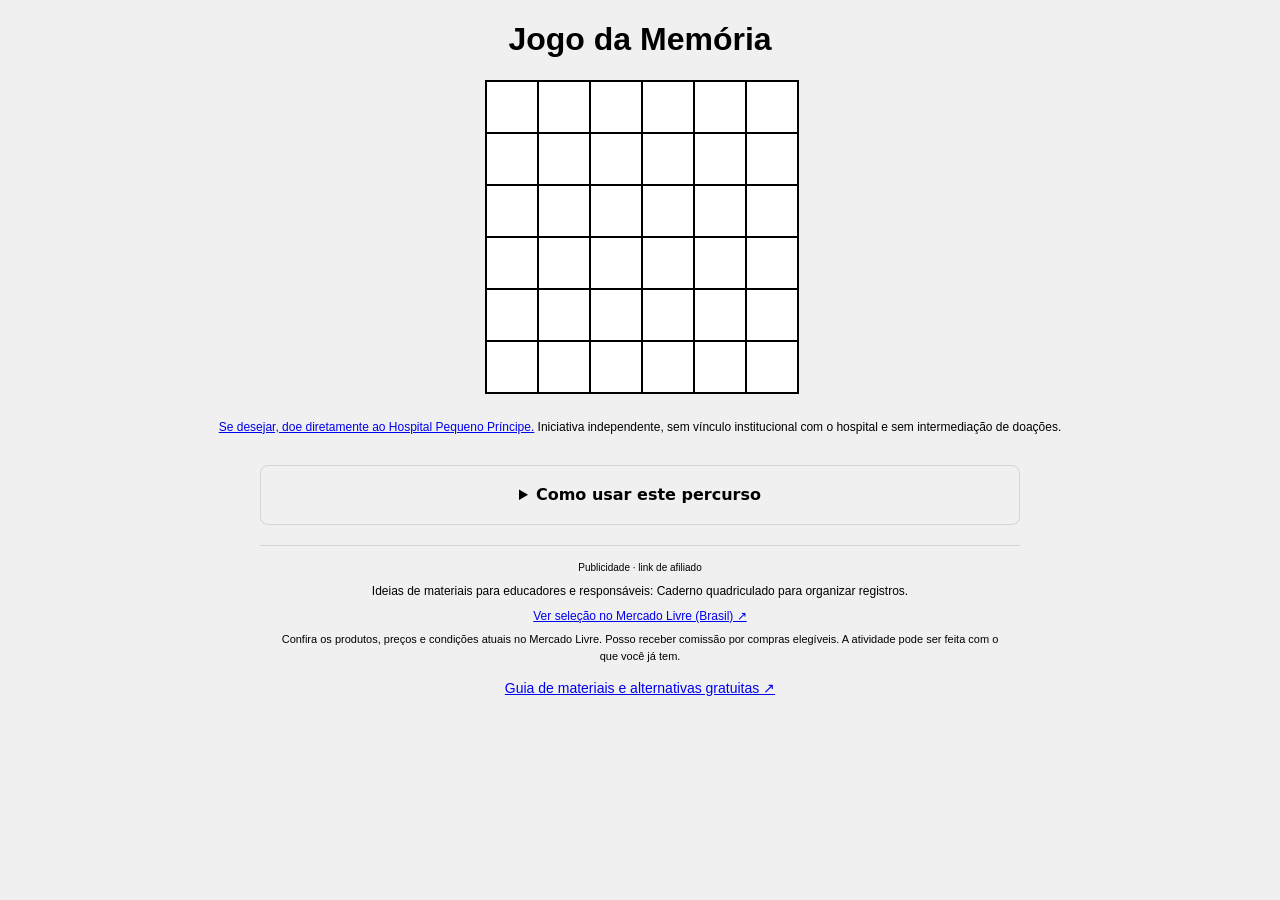
<file: index.html>
<!DOCTYPE html>
<html lang="pt-BR">
<head>
    <meta charset="UTF-8">
    <meta name="viewport" content="width=device-width, initial-scale=1.0">
    <meta name="description" content="Jogo gratuito de memória visual: observe o padrão de estrelas, memorize as posições e reproduza a sequência correta.">
    <meta name="author" content="Sidiney Rodrigues">
    <meta name="robots" content="index, follow, max-image-preview:large, max-snippet:-1">
    <meta name="theme-color" content="#151a2d">
    <link rel="canonical" href="https://sidineyr.github.io/puzzless/">
    <link rel="sitemap" type="application/xml" href="https://sidineyr.github.io/puzzless/sitemap.xml">
    <meta property="og:title" content="Puzzless — Jogo da Memória">
    <meta property="og:description" content="Observe, memorize e reproduza padrões de estrelas em um desafio gratuito de memória visual.">
    <meta property="og:type" content="website">
    <meta property="og:locale" content="pt_BR">
    <meta property="og:url" content="https://sidineyr.github.io/puzzless/">
    <meta property="og:site_name" content="Puzzless">
    <meta name="twitter:card" content="summary">
    <meta name="twitter:title" content="Puzzless — Jogo da Memória">
    <meta name="twitter:description" content="Observe, memorize e reproduza padrões de estrelas.">
    <title>Puzzless — Jogo da Memória</title>
    <link rel="stylesheet" href="style.css">
    <script type="application/ld+json">
      {
        "@context": "https://schema.org",
        "@type": "WebApplication",
        "name": "Puzzless — Jogo da Memória",
        "url": "https://sidineyr.github.io/puzzless/",
        "description": "Jogo gratuito de memória visual baseado na observação e reprodução de padrões de estrelas.",
        "inLanguage": "pt-BR",
        "applicationCategory": "GameApplication",
        "operatingSystem": "Qualquer sistema com navegador web",
        "isAccessibleForFree": true,
        "creator": {
          "@type": "Person",
          "name": "Sidiney Rodrigues",
          "url": "https://github.com/sidineyr"
        }
      }
    </script>
<meta name="google-adsense-account" content="ca-pub-4924241177850142">
<script defer src="assets/educational-ads.js"></script>
</head>
<body>
    <h1>Jogo da Memória</h1>
    <div id="game-container">
        <div id="matrix-container"></div>
        <div id="message"></div>
        <img id="prize" src="pineapple.png" alt="Prêmio" style="display: none;">
    </div>
    <script src="script.js"></script>
<p data-independent-donation style="box-sizing:border-box;max-width:70rem;margin:16px auto;padding:8px 16px;font:12px/1.6 sans-serif;text-align:center"><a href="https://pequenoprincipe.org.br/doadores/apoie-o-pequeno-principe/" target="_blank" rel="noopener noreferrer">Se desejar, doe diretamente ao Hospital Pequeno Príncipe.</a> Iniciativa independente, sem vínculo institucional com o hospital e sem intermediação de doações.</p>
</body>
</html>
</file>
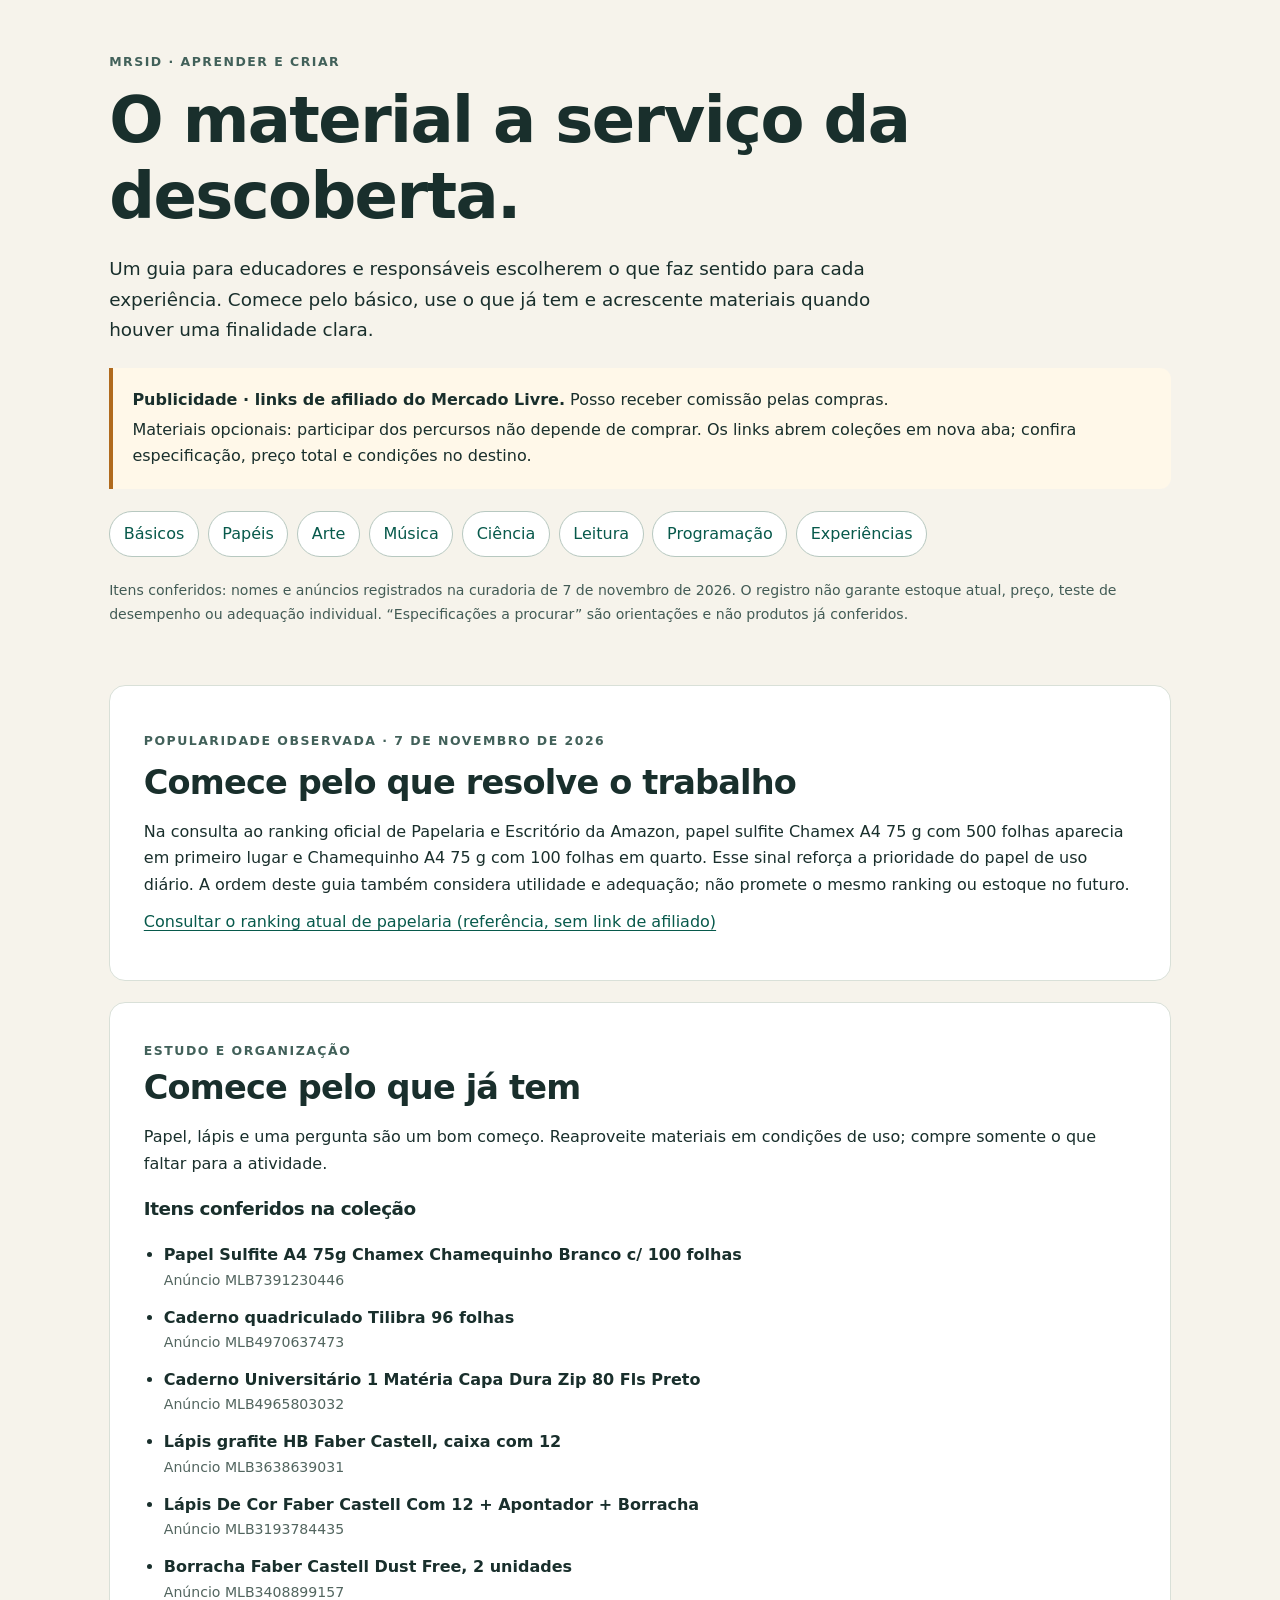
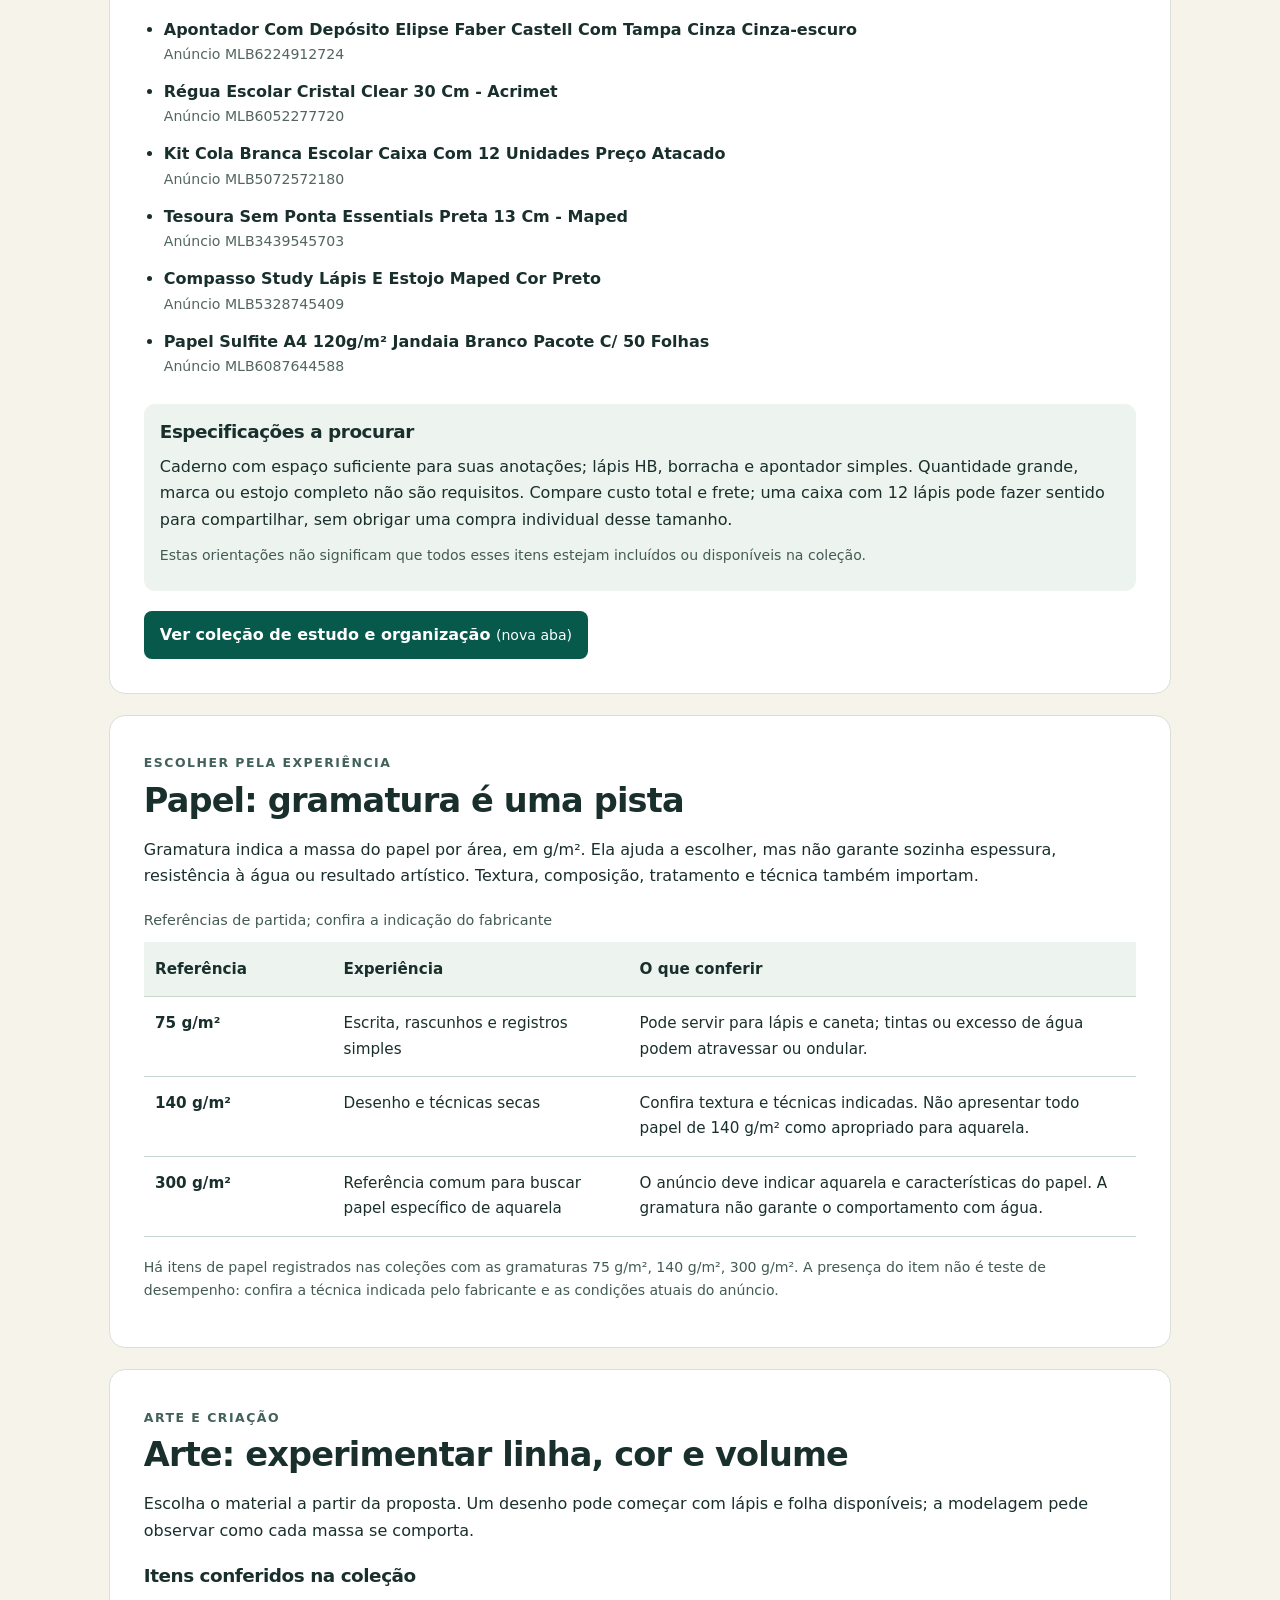
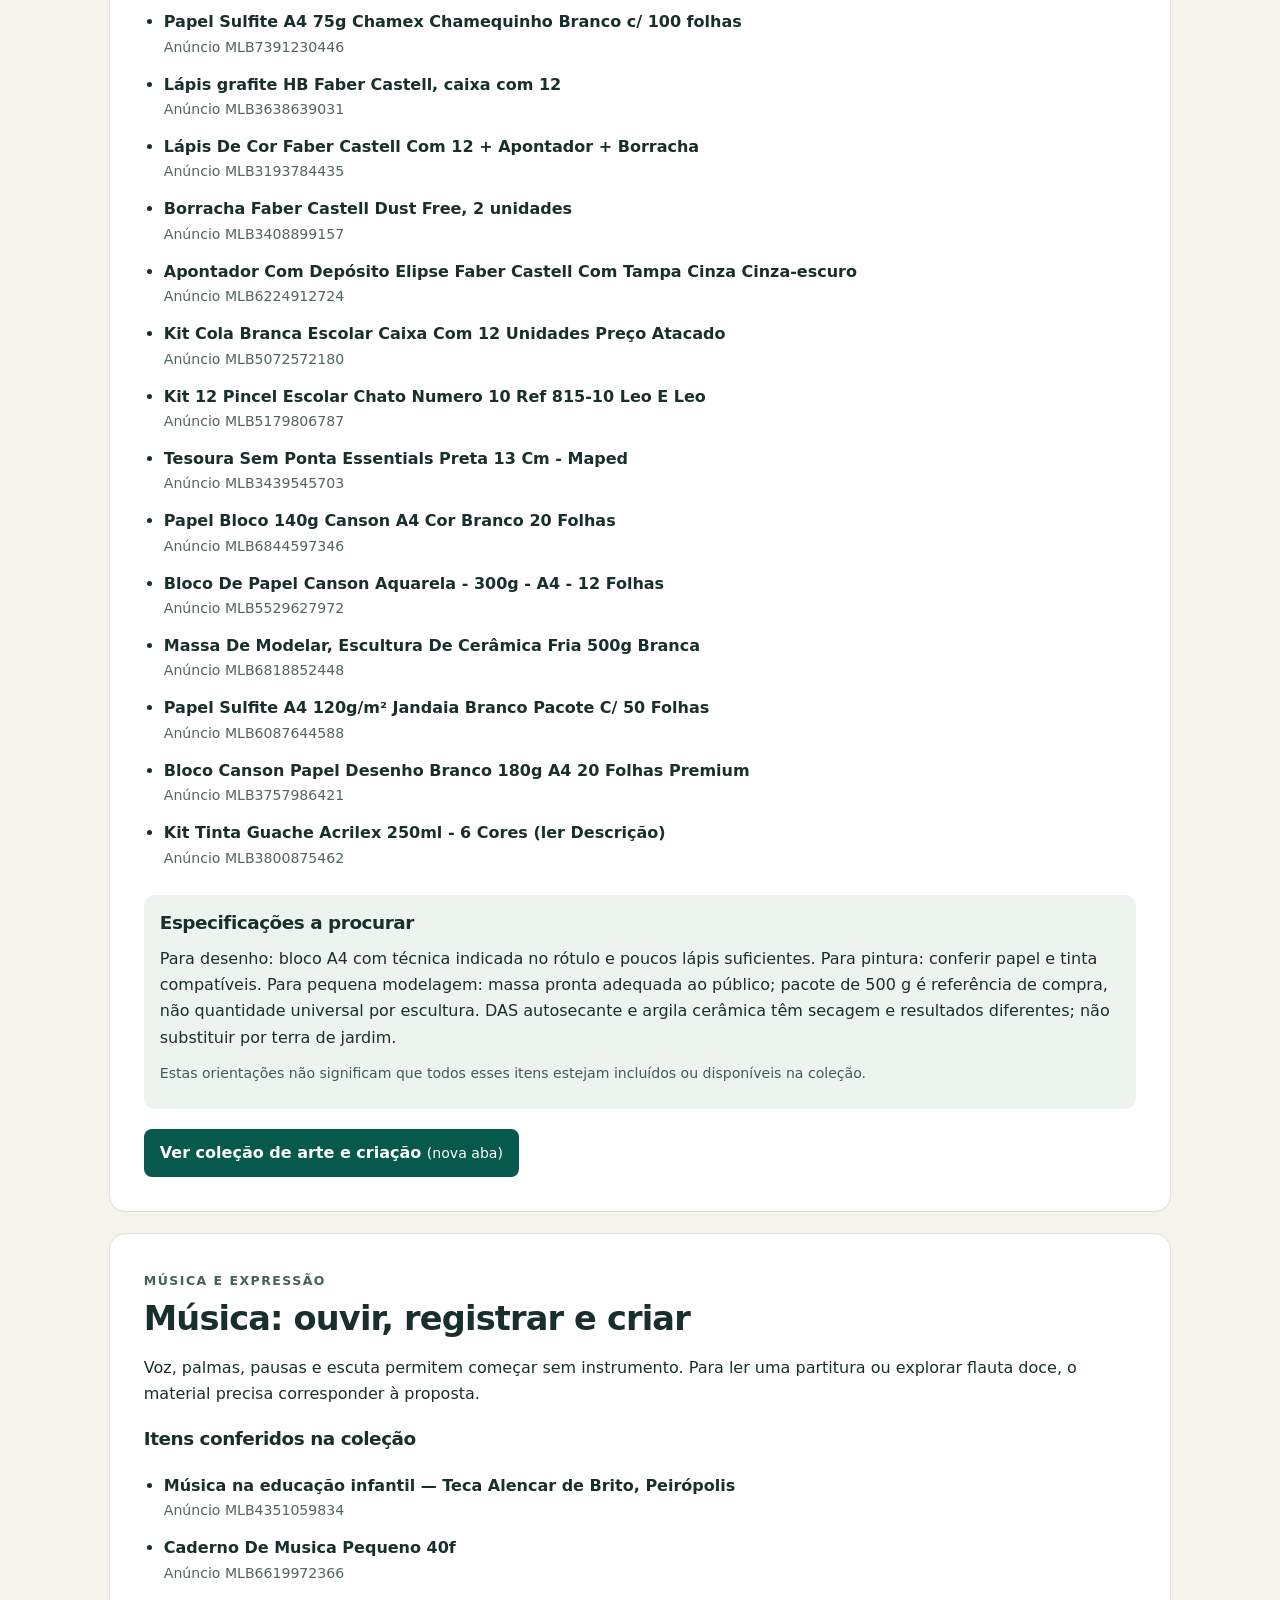
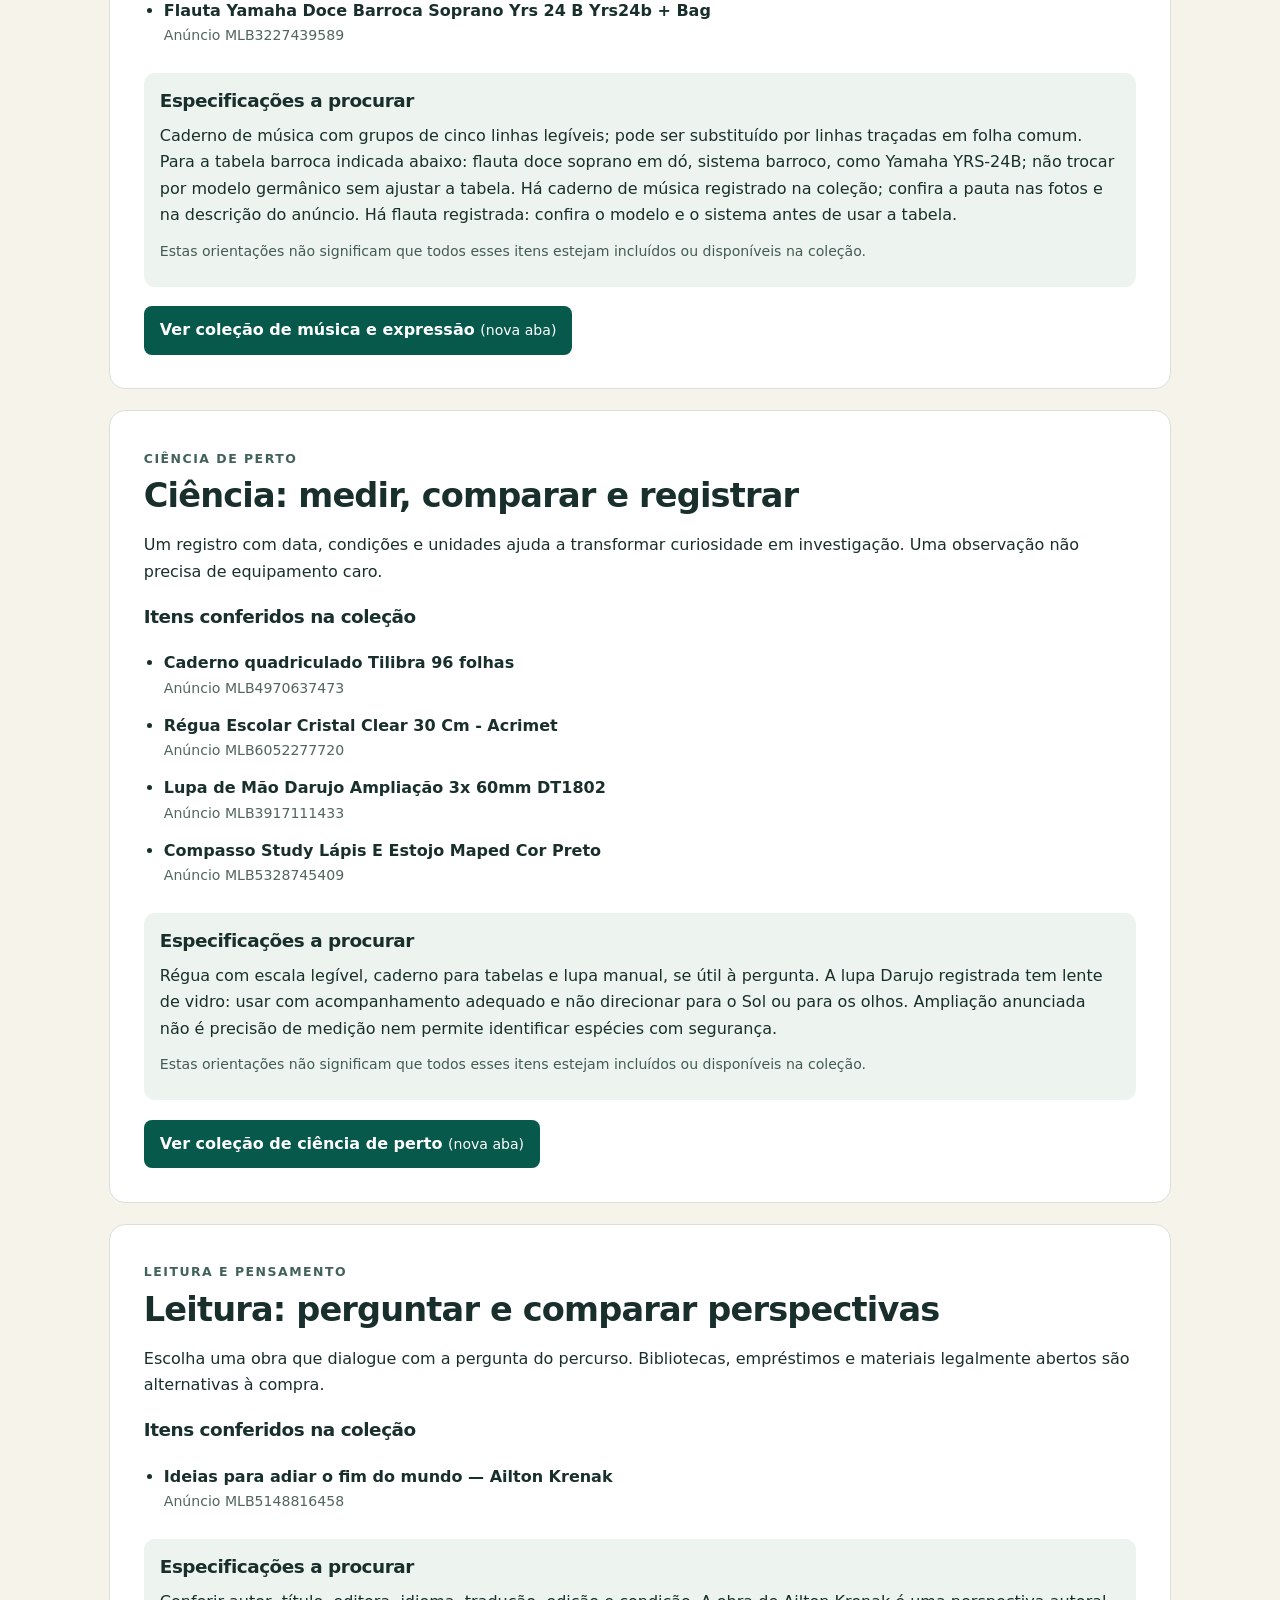
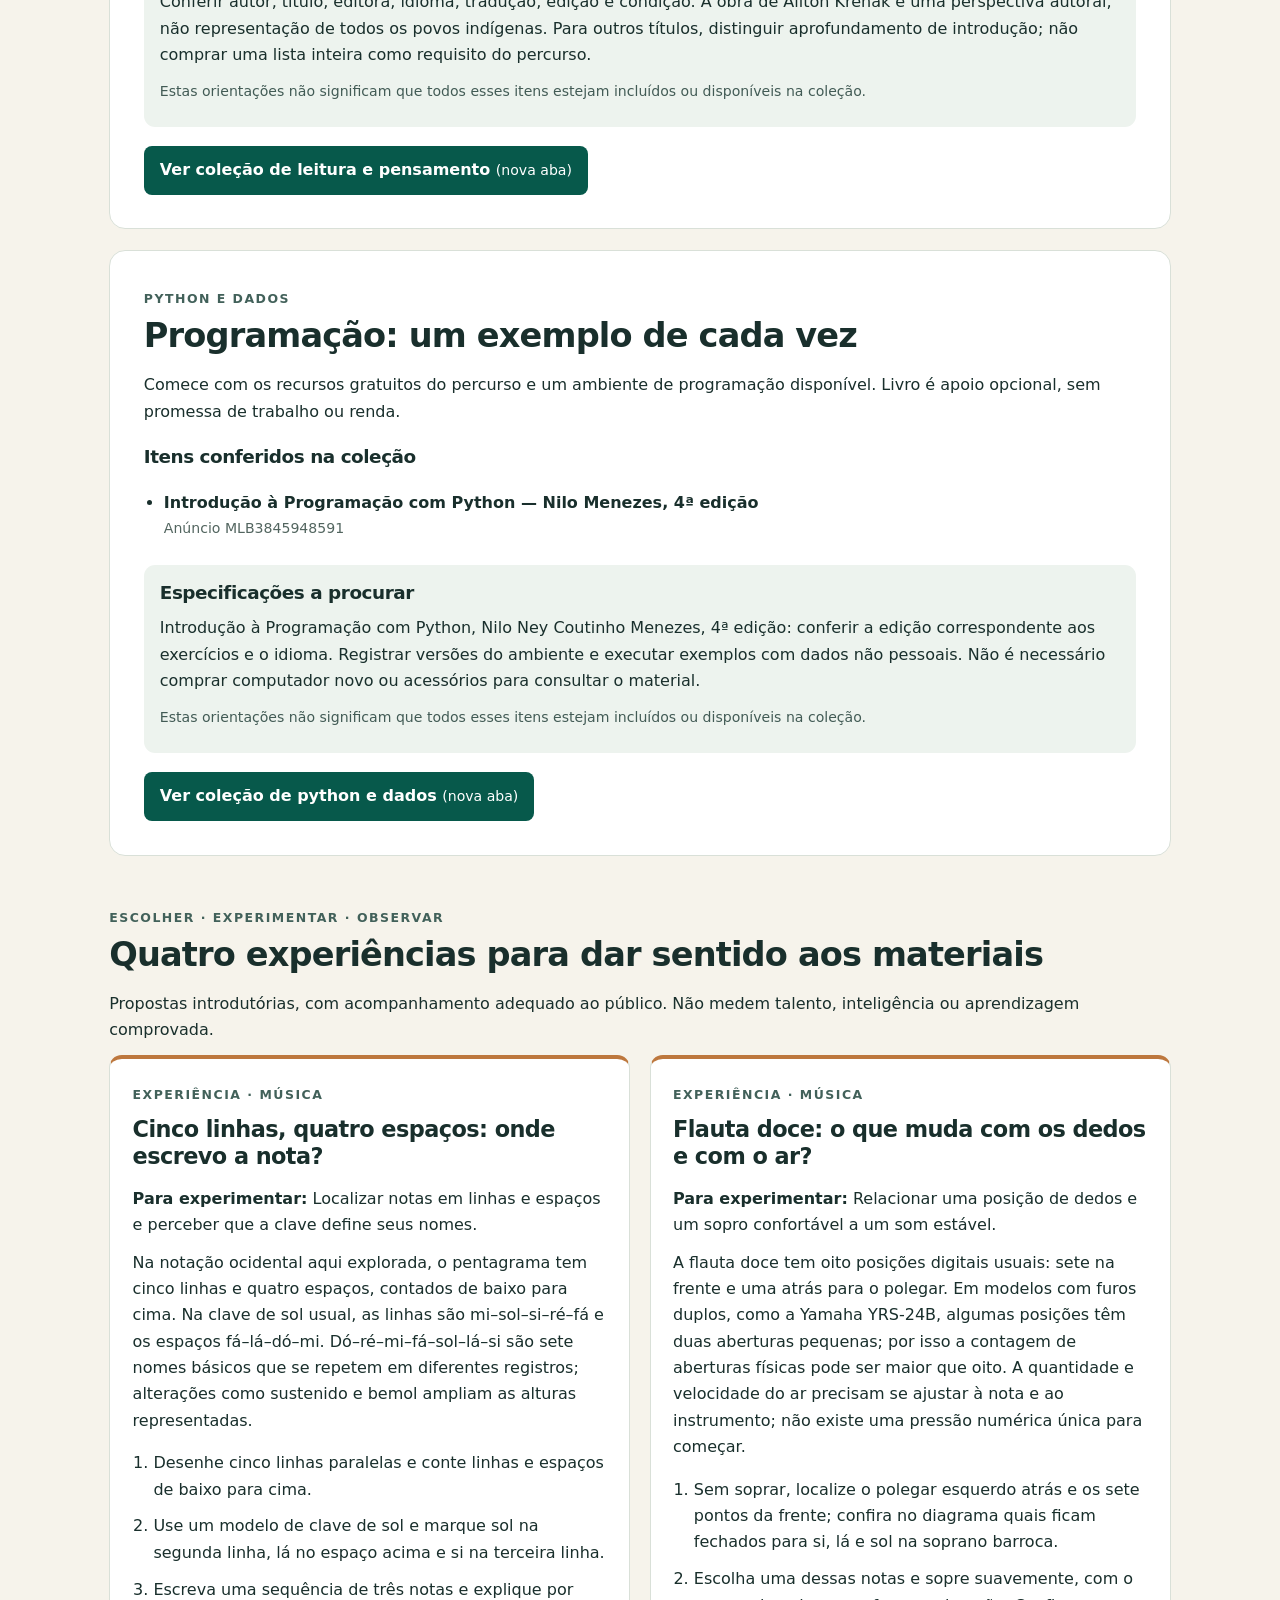
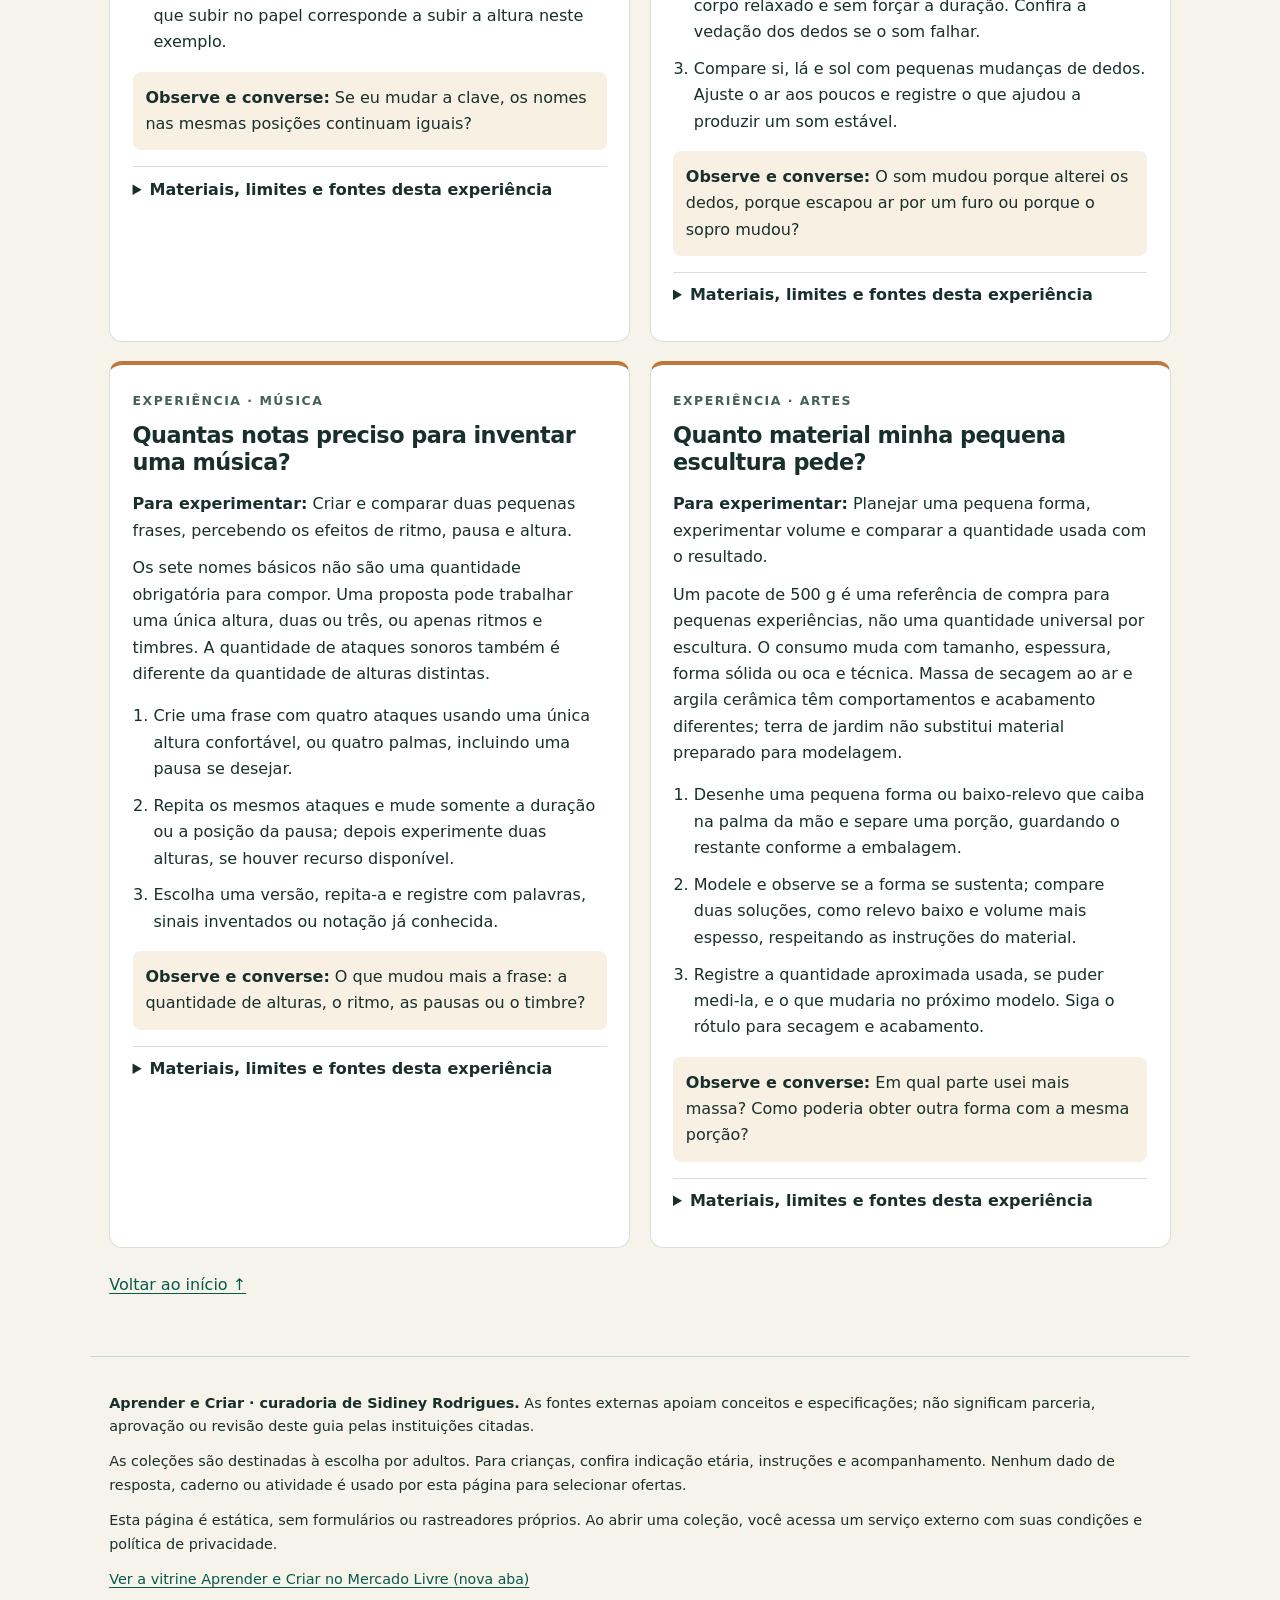
<file: materiais.html>
<!doctype html>
<html lang="pt-BR"><head><meta charset="utf-8"><meta name="viewport" content="width=device-width,initial-scale=1"><meta name="description" content="Materiais opcionais e experiências para educadores e responsáveis: comece pelo básico, confira especificações e explore Arte, Música, Ciência, Leitura e Python."><meta name="color-scheme" content="light"><title>Materiais para aprender e criar · Guia para educadores e responsáveis</title><style>*{box-sizing:border-box}html{scroll-behavior:smooth;scroll-padding-top:1rem}body{margin:0;background:#f6f3eb;color:#192f2c;font-family:system-ui,-apple-system,BlinkMacSystemFont,"Segoe UI",sans-serif;line-height:1.65;font-size:1rem}a{color:#07594b;text-underline-offset:.2em}a:hover{text-decoration-thickness:.15em}a:focus-visible,summary:focus-visible,.table-wrap:focus-visible{outline:3px solid #923d00;outline-offset:4px}h1,h2,h3{line-height:1.2;letter-spacing:-.025em}h1{font-size:clamp(2.2rem,6vw,4rem);max-width:19ch;margin:.45rem 0 1.2rem}h2{font-size:clamp(1.6rem,3vw,2.1rem);margin:.3rem 0 1rem}h3{font-size:1.15rem;margin:1.3rem 0 .5rem}p{margin:.7rem 0}header,main,footer{max-width:1100px;margin:auto;padding:2rem 1.2rem}header{padding-top:3rem;padding-bottom:1rem}.eyebrow{font-size:.78rem;font-weight:750;text-transform:uppercase;letter-spacing:.12em;color:#42615a}.lead{font-size:1.15rem;max-width:70ch}.notice{border-left:4px solid #b06a1d;background:#fff8e9;padding:1rem 1.2rem;border-radius:0 .7rem .7rem 0;margin:1.4rem 0}.notice p{margin:.2rem 0}.small,.product-id,.new{font-size:.88rem}.new{font-weight:400}.small{color:#425b55}.skip{position:absolute;left:1rem;top:-8rem;background:#fff;padding:.7rem;z-index:10}.skip:focus{top:.5rem}nav ul{display:flex;flex-wrap:wrap;gap:.55rem;list-style:none;padding:0;margin:1.4rem 0}nav a{display:block;padding:.55rem .85rem;border:1px solid #b7c8c0;border-radius:2rem;text-decoration:none;background:#fff;min-height:44px}.panel{background:#fff;border:1px solid #d9e0d8;border-radius:1rem;padding:clamp(1.2rem,3vw,2.1rem);margin-bottom:1.3rem}.products{padding-left:1.25rem}.products li{padding:.4rem 0}.product-id{display:block;color:#52655f}.spec{background:#edf3ee;padding:.8rem 1rem;border-radius:.7rem;margin:1.2rem 0}.spec h3{margin:.25rem 0}.collection{display:inline-block;background:#07594b;color:#fff;padding:.7rem 1rem;border-radius:.5rem;text-decoration:none;min-height:44px;font-weight:650}.collection:hover{background:#034438;text-decoration:underline}.collection:focus-visible{outline-offset:4px}.table-wrap{overflow-x:auto;margin:1.2rem 0}table{border-collapse:collapse;width:100%;min-width:480px;font-size:.95rem}caption{text-align:left;font-size:.9rem;color:#425b55;margin-bottom:.6rem}th,td{text-align:left;vertical-align:top;border-bottom:1px solid #c8d6cf;padding:.9rem .7rem}thead{background:#edf3ee}tbody th{width:19%}.experiences-title{margin-top:3rem}.activity-grid{display:grid;grid-template-columns:repeat(2,minmax(0,1fr));gap:1.2rem}.activity{background:#fff;border:1px solid #d9e0d8;border-top:4px solid #bd773d;border-radius:.8rem;padding:1.4rem}.activity h3{font-size:1.4rem;margin:.5rem 0 1rem}.activity ol{padding-left:1.3rem}.activity li{margin:.65rem 0}.question{background:#f7f0e3;padding:.8rem;border-radius:.5rem}summary{cursor:pointer;font-weight:650;padding:.6rem 0;min-height:44px}details{border-top:1px solid #d9e0d8;margin-top:1rem}.sources{padding-left:1.2rem;font-size:.9rem;overflow-wrap:anywhere}footer{border-top:1px solid #c8d6cf;margin-top:1rem;font-size:.9rem;padding-top:1.5rem;padding-bottom:3rem}.toplink{display:inline-block;margin-top:1rem;min-height:44px;padding:.5rem 0}@media(max-width:700px){.activity-grid{grid-template-columns:1fr}header,main,footer{padding-left:1rem;padding-right:1rem}.panel,.activity{padding:1.2rem}nav ul{gap:.4rem}nav a{font-size:.92rem;padding:.5rem .7rem}}@media(prefers-reduced-motion:reduce){html{scroll-behavior:auto}}@media print{body{background:#fff;color:#000}header,main,footer{max-width:none;padding:1rem 0}.panel,.activity{break-inside:avoid;border-color:#888}nav,.skip,.toplink{display:none}.activity-grid{display:block}.collection{background:#fff;color:#000;border:1px solid #333}details{display:block}details>*{display:block}a{color:#000}.activity{margin-bottom:1rem}}</style></head><body><a class="skip" href="#conteudo">Pular para o conteúdo</a><header id="inicio"><span class="eyebrow">MRSID · Aprender e Criar</span><h1>O material a serviço da descoberta.</h1><p class="lead">Um guia para educadores e responsáveis escolherem o que faz sentido para cada experiência. Comece pelo básico, use o que já tem e acrescente materiais quando houver uma finalidade clara.</p><aside class="notice" aria-label="Publicidade e participação opcional"><p><strong>Publicidade · links de afiliado do Mercado Livre.</strong> Posso receber comissão pelas compras.</p><p>Materiais opcionais: participar dos percursos não depende de comprar. Os links abrem coleções em nova aba; confira especificação, preço total e condições no destino.</p></aside><nav aria-label="Seções deste guia"><ul><li><a href="#study">Básicos</a></li><li><a href="#papeis">Papéis</a></li><li><a href="#art">Arte</a></li><li><a href="#music">Música</a></li><li><a href="#science">Ciência</a></li><li><a href="#reading">Leitura</a></li><li><a href="#python">Programação</a></li><li><a href="#experiencias">Experiências</a></li></ul></nav><p class="small">Itens conferidos: nomes e anúncios registrados na curadoria de 7 de novembro de 2026. O registro não garante estoque atual, preço, teste de desempenho ou adequação individual. “Especificações a procurar” são orientações e não produtos já conferidos.</p></header><main id="conteudo"><section class="panel"><p class="eyebrow">Popularidade observada · 7 de novembro de 2026</p><h2>Comece pelo que resolve o trabalho</h2><p>Na consulta ao ranking oficial de Papelaria e Escritório da Amazon, papel sulfite Chamex A4 75 g com 500 folhas aparecia em primeiro lugar e Chamequinho A4 75 g com 100 folhas em quarto. Esse sinal reforça a prioridade do papel de uso diário. A ordem deste guia também considera utilidade e adequação; não promete o mesmo ranking ou estoque no futuro.</p><p><a href="https://www.amazon.com.br/gp/bestsellers/office/" rel="noopener noreferrer" target="_blank">Consultar o ranking atual de papelaria (referência, sem link de afiliado)</a></p></section><section class="panel" id="study"><div class="section-heading"><span class="eyebrow">Estudo e organização</span><h2>Comece pelo que já tem</h2></div><p>Papel, lápis e uma pergunta são um bom começo. Reaproveite materiais em condições de uso; compre somente o que faltar para a atividade.</p><h3>Itens conferidos na coleção</h3><ul class="products"><li><strong>Papel Sulfite A4 75g Chamex Chamequinho Branco c/ 100 folhas</strong><span class="product-id">Anúncio MLB7391230446</span></li><li><strong>Caderno quadriculado Tilibra 96 folhas</strong><span class="product-id">Anúncio MLB4970637473</span></li><li><strong>Caderno Universitário 1 Matéria Capa Dura Zip 80 Fls Preto</strong><span class="product-id">Anúncio MLB4965803032</span></li><li><strong>Lápis grafite HB Faber Castell, caixa com 12</strong><span class="product-id">Anúncio MLB3638639031</span></li><li><strong>Lápis De Cor Faber Castell Com 12 + Apontador + Borracha</strong><span class="product-id">Anúncio MLB3193784435</span></li><li><strong>Borracha Faber Castell Dust Free, 2 unidades</strong><span class="product-id">Anúncio MLB3408899157</span></li><li><strong>Apontador Com Depósito Elipse Faber Castell Com Tampa Cinza Cinza-escuro</strong><span class="product-id">Anúncio MLB6224912724</span></li><li><strong>Régua Escolar Cristal Clear 30 Cm - Acrimet</strong><span class="product-id">Anúncio MLB6052277720</span></li><li><strong>Kit Cola Branca Escolar Caixa Com 12 Unidades Preço Atacado</strong><span class="product-id">Anúncio MLB5072572180</span></li><li><strong>Tesoura Sem Ponta Essentials Preta 13 Cm - Maped</strong><span class="product-id">Anúncio MLB3439545703</span></li><li><strong>Compasso Study Lápis E Estojo Maped Cor Preto</strong><span class="product-id">Anúncio MLB5328745409</span></li><li><strong>Papel Sulfite A4 120g/m² Jandaia Branco Pacote C/ 50 Folhas</strong><span class="product-id">Anúncio MLB6087644588</span></li></ul><div class="spec"><h3>Especificações a procurar</h3><p>Caderno com espaço suficiente para suas anotações; lápis HB, borracha e apontador simples. Quantidade grande, marca ou estojo completo não são requisitos. Compare custo total e frete; uma caixa com 12 lápis pode fazer sentido para compartilhar, sem obrigar uma compra individual desse tamanho.</p><p class="small">Estas orientações não significam que todos esses itens estejam incluídos ou disponíveis na coleção.</p></div><a class="collection" href="https://meli.la/1vNKnY8" target="_blank" rel="sponsored noopener noreferrer">Ver coleção de estudo e organização <span class="new">(nova aba)</span></a></section><section class="panel" id="papeis"><span class="eyebrow">Escolher pela experiência</span><h2>Papel: gramatura é uma pista</h2><p>Gramatura indica a massa do papel por área, em g/m². Ela ajuda a escolher, mas não garante sozinha espessura, resistência à água ou resultado artístico. Textura, composição, tratamento e técnica também importam.</p><div class="table-wrap" role="region" aria-label="Orientações sobre gramaturas de papel" tabindex="0"><table><caption>Referências de partida; confira a indicação do fabricante</caption><thead><tr><th scope="col">Referência</th><th scope="col">Experiência</th><th scope="col">O que conferir</th></tr></thead><tbody><tr><th scope="row">75 g/m²</th><td>Escrita, rascunhos e registros simples</td><td>Pode servir para lápis e caneta; tintas ou excesso de água podem atravessar ou ondular.</td></tr><tr><th scope="row">140 g/m²</th><td>Desenho e técnicas secas</td><td>Confira textura e técnicas indicadas. Não apresentar todo papel de 140 g/m² como apropriado para aquarela.</td></tr><tr><th scope="row">300 g/m²</th><td>Referência comum para buscar papel específico de aquarela</td><td>O anúncio deve indicar aquarela e características do papel. A gramatura não garante o comportamento com água.</td></tr></tbody></table></div><!-- paper-record-status:start --><p class="small">Há itens de papel registrados nas coleções com as gramaturas 75 g/m², 140 g/m², 300 g/m². A presença do item não é teste de desempenho: confira a técnica indicada pelo fabricante e as condições atuais do anúncio.</p><!-- paper-record-status:end --></section><section class="panel" id="art"><div class="section-heading"><span class="eyebrow">Arte e criação</span><h2>Arte: experimentar linha, cor e volume</h2></div><p>Escolha o material a partir da proposta. Um desenho pode começar com lápis e folha disponíveis; a modelagem pede observar como cada massa se comporta.</p><h3>Itens conferidos na coleção</h3><ul class="products"><li><strong>Papel Sulfite A4 75g Chamex Chamequinho Branco c/ 100 folhas</strong><span class="product-id">Anúncio MLB7391230446</span></li><li><strong>Lápis grafite HB Faber Castell, caixa com 12</strong><span class="product-id">Anúncio MLB3638639031</span></li><li><strong>Lápis De Cor Faber Castell Com 12 + Apontador + Borracha</strong><span class="product-id">Anúncio MLB3193784435</span></li><li><strong>Borracha Faber Castell Dust Free, 2 unidades</strong><span class="product-id">Anúncio MLB3408899157</span></li><li><strong>Apontador Com Depósito Elipse Faber Castell Com Tampa Cinza Cinza-escuro</strong><span class="product-id">Anúncio MLB6224912724</span></li><li><strong>Kit Cola Branca Escolar Caixa Com 12 Unidades Preço Atacado</strong><span class="product-id">Anúncio MLB5072572180</span></li><li><strong>Kit 12 Pincel Escolar Chato Numero 10 Ref 815-10 Leo E Leo</strong><span class="product-id">Anúncio MLB5179806787</span></li><li><strong>Tesoura Sem Ponta Essentials Preta 13 Cm - Maped</strong><span class="product-id">Anúncio MLB3439545703</span></li><li><strong>Papel Bloco 140g Canson A4 Cor Branco 20 Folhas</strong><span class="product-id">Anúncio MLB6844597346</span></li><li><strong>Bloco De Papel Canson Aquarela - 300g - A4 - 12 Folhas</strong><span class="product-id">Anúncio MLB5529627972</span></li><li><strong>Massa De Modelar, Escultura De Cerâmica Fria 500g Branca</strong><span class="product-id">Anúncio MLB6818852448</span></li><li><strong>Papel Sulfite A4 120g/m² Jandaia Branco Pacote C/ 50 Folhas</strong><span class="product-id">Anúncio MLB6087644588</span></li><li><strong>Bloco Canson Papel Desenho Branco 180g A4 20 Folhas Premium</strong><span class="product-id">Anúncio MLB3757986421</span></li><li><strong>Kit Tinta Guache Acrilex 250ml - 6 Cores (ler Descrição)</strong><span class="product-id">Anúncio MLB3800875462</span></li></ul><div class="spec"><h3>Especificações a procurar</h3><p>Para desenho: bloco A4 com técnica indicada no rótulo e poucos lápis suficientes. Para pintura: conferir papel e tinta compatíveis. Para pequena modelagem: massa pronta adequada ao público; pacote de 500 g é referência de compra, não quantidade universal por escultura. DAS autosecante e argila cerâmica têm secagem e resultados diferentes; não substituir por terra de jardim.</p><p class="small">Estas orientações não significam que todos esses itens estejam incluídos ou disponíveis na coleção.</p></div><a class="collection" href="https://meli.la/2N84Vza" target="_blank" rel="sponsored noopener noreferrer">Ver coleção de arte e criação <span class="new">(nova aba)</span></a></section><section class="panel" id="music"><div class="section-heading"><span class="eyebrow">Música e expressão</span><h2>Música: ouvir, registrar e criar</h2></div><p>Voz, palmas, pausas e escuta permitem começar sem instrumento. Para ler uma partitura ou explorar flauta doce, o material precisa corresponder à proposta.</p><h3>Itens conferidos na coleção</h3><ul class="products"><li><strong>Música na educação infantil — Teca Alencar de Brito, Peirópolis</strong><span class="product-id">Anúncio MLB4351059834</span></li><li><strong>Caderno De Musica Pequeno 40f</strong><span class="product-id">Anúncio MLB6619972366</span></li><li><strong>Flauta Yamaha Doce Barroca Soprano Yrs 24 B Yrs24b + Bag</strong><span class="product-id">Anúncio MLB3227439589</span></li></ul><div class="spec"><h3>Especificações a procurar</h3><p>Caderno de música com grupos de cinco linhas legíveis; pode ser substituído por linhas traçadas em folha comum. Para a tabela barroca indicada abaixo: flauta doce soprano em dó, sistema barroco, como Yamaha YRS-24B; não trocar por modelo germânico sem ajustar a tabela. <!-- music-record-status:start -->Há caderno de música registrado na coleção; confira a pauta nas fotos e na descrição do anúncio. Há flauta registrada: confira o modelo e o sistema antes de usar a tabela.<!-- music-record-status:end --></p><p class="small">Estas orientações não significam que todos esses itens estejam incluídos ou disponíveis na coleção.</p></div><a class="collection" href="https://meli.la/2Tsx23T" target="_blank" rel="sponsored noopener noreferrer">Ver coleção de música e expressão <span class="new">(nova aba)</span></a></section><section class="panel" id="science"><div class="section-heading"><span class="eyebrow">Ciência de perto</span><h2>Ciência: medir, comparar e registrar</h2></div><p>Um registro com data, condições e unidades ajuda a transformar curiosidade em investigação. Uma observação não precisa de equipamento caro.</p><h3>Itens conferidos na coleção</h3><ul class="products"><li><strong>Caderno quadriculado Tilibra 96 folhas</strong><span class="product-id">Anúncio MLB4970637473</span></li><li><strong>Régua Escolar Cristal Clear 30 Cm - Acrimet</strong><span class="product-id">Anúncio MLB6052277720</span></li><li><strong>Lupa de Mão Darujo Ampliação 3x 60mm DT1802</strong><span class="product-id">Anúncio MLB3917111433</span></li><li><strong>Compasso Study Lápis E Estojo Maped Cor Preto</strong><span class="product-id">Anúncio MLB5328745409</span></li></ul><div class="spec"><h3>Especificações a procurar</h3><p>Régua com escala legível, caderno para tabelas e lupa manual, se útil à pergunta. A lupa Darujo registrada tem lente de vidro: usar com acompanhamento adequado e não direcionar para o Sol ou para os olhos. Ampliação anunciada não é precisão de medição nem permite identificar espécies com segurança.</p><p class="small">Estas orientações não significam que todos esses itens estejam incluídos ou disponíveis na coleção.</p></div><a class="collection" href="https://meli.la/1cDG7T8" target="_blank" rel="sponsored noopener noreferrer">Ver coleção de ciência de perto <span class="new">(nova aba)</span></a></section><section class="panel" id="reading"><div class="section-heading"><span class="eyebrow">Leitura e pensamento</span><h2>Leitura: perguntar e comparar perspectivas</h2></div><p>Escolha uma obra que dialogue com a pergunta do percurso. Bibliotecas, empréstimos e materiais legalmente abertos são alternativas à compra.</p><h3>Itens conferidos na coleção</h3><ul class="products"><li><strong>Ideias para adiar o fim do mundo — Ailton Krenak</strong><span class="product-id">Anúncio MLB5148816458</span></li></ul><div class="spec"><h3>Especificações a procurar</h3><p>Conferir autor, título, editora, idioma, tradução, edição e condição. A obra de Ailton Krenak é uma perspectiva autoral, não representação de todos os povos indígenas. Para outros títulos, distinguir aprofundamento de introdução; não comprar uma lista inteira como requisito do percurso.</p><p class="small">Estas orientações não significam que todos esses itens estejam incluídos ou disponíveis na coleção.</p></div><a class="collection" href="https://meli.la/1UU2jFM" target="_blank" rel="sponsored noopener noreferrer">Ver coleção de leitura e pensamento <span class="new">(nova aba)</span></a></section><section class="panel" id="python"><div class="section-heading"><span class="eyebrow">Python e dados</span><h2>Programação: um exemplo de cada vez</h2></div><p>Comece com os recursos gratuitos do percurso e um ambiente de programação disponível. Livro é apoio opcional, sem promessa de trabalho ou renda.</p><h3>Itens conferidos na coleção</h3><ul class="products"><li><strong>Introdução à Programação com Python — Nilo Menezes, 4ª edição</strong><span class="product-id">Anúncio MLB3845948591</span></li></ul><div class="spec"><h3>Especificações a procurar</h3><p>Introdução à Programação com Python, Nilo Ney Coutinho Menezes, 4ª edição: conferir a edição correspondente aos exercícios e o idioma. Registrar versões do ambiente e executar exemplos com dados não pessoais. Não é necessário comprar computador novo ou acessórios para consultar o material.</p><p class="small">Estas orientações não significam que todos esses itens estejam incluídos ou disponíveis na coleção.</p></div><a class="collection" href="https://meli.la/1BvF3iQ" target="_blank" rel="sponsored noopener noreferrer">Ver coleção de python e dados <span class="new">(nova aba)</span></a></section><section aria-labelledby="experiencias" class="experiences-title"><span class="eyebrow">Escolher · experimentar · observar</span><h2 id="experiencias">Quatro experiências para dar sentido aos materiais</h2><p>Propostas introdutórias, com acompanhamento adequado ao público. Não medem talento, inteligência ou aprendizagem comprovada.</p><div class="activity-grid"><article class="activity" id="caderno-pentagrama"><span class="eyebrow">Experiência · Música</span><h3>Cinco linhas, quatro espaços: onde escrevo a nota?</h3><p class="goal"><strong>Para experimentar:</strong> Localizar notas em linhas e espaços e perceber que a clave define seus nomes.</p><p>Na notação ocidental aqui explorada, o pentagrama tem cinco linhas e quatro espaços, contados de baixo para cima. Na clave de sol usual, as linhas são mi–sol–si–ré–fá e os espaços fá–lá–dó–mi. Dó–ré–mi–fá–sol–lá–si são sete nomes básicos que se repetem em diferentes registros; alterações como sustenido e bemol ampliam as alturas representadas.</p><ol><li>Desenhe cinco linhas paralelas e conte linhas e espaços de baixo para cima.</li><li>Use um modelo de clave de sol e marque sol na segunda linha, lá no espaço acima e si na terceira linha.</li><li>Escreva uma sequência de três notas e explique por que subir no papel corresponde a subir a altura neste exemplo.</li></ol><p class="question"><strong>Observe e converse:</strong> Se eu mudar a clave, os nomes nas mesmas posições continuam iguais?</p><details><summary>Materiais, limites e fontes desta experiência</summary><p><strong>Materiais:</strong> Lápis e papel; Opcional: caderno de música com pentagramas legíveis.</p><p>É uma introdução à notação, não uma regra universal para todas as culturas musicais. A altura também depende de registro e alterações; não confunda subir a altura com aumentar o volume.</p><p><strong>Alternativa:</strong> Traçar os pentagramas em folha já disponível.</p><ul class="sources"><li><a href="https://musictheory.pugetsound.edu/mt21c/Notation.html" target="_blank" rel="noopener noreferrer">University of Puget Sound · Music Theory for the 21st-Century Classroom: Notation <span class="new">(nova aba)</span></a></li><li><a href="https://content.alfred.com/catpages/00-17256.pdf" target="_blank" rel="noopener noreferrer">Alfred Music · The Staff, Notes and Pitches <span class="new">(nova aba)</span></a></li></ul></details></article><article class="activity" id="flauta-dedos-e-ar"><span class="eyebrow">Experiência · Música</span><h3>Flauta doce: o que muda com os dedos e com o ar?</h3><p class="goal"><strong>Para experimentar:</strong> Relacionar uma posição de dedos e um sopro confortável a um som estável.</p><p>A flauta doce tem oito posições digitais usuais: sete na frente e uma atrás para o polegar. Em modelos com furos duplos, como a Yamaha YRS-24B, algumas posições têm duas aberturas pequenas; por isso a contagem de aberturas físicas pode ser maior que oito. A quantidade e velocidade do ar precisam se ajustar à nota e ao instrumento; não existe uma pressão numérica única para começar.</p><ol><li>Sem soprar, localize o polegar esquerdo atrás e os sete pontos da frente; confira no diagrama quais ficam fechados para si, lá e sol na soprano barroca.</li><li>Escolha uma dessas notas e sopre suavemente, com o corpo relaxado e sem forçar a duração. Confira a vedação dos dedos se o som falhar.</li><li>Compare si, lá e sol com pequenas mudanças de dedos. Ajuste o ar aos poucos e registre o que ajudou a produzir um som estável.</li></ol><p class="question"><strong>Observe e converse:</strong> O som mudou porque alterei os dedos, porque escapou ar por um furo ou porque o sopro mudou?</p><details><summary>Materiais, limites e fontes desta experiência</summary><p><strong>Materiais:</strong> Flauta doce soprano em dó; Tabela de digitação do sistema correto: barroco para a YRS-24B.</p><p>Não usar tabela de flauta contralto ou sistema germânico como se fosse a mesma da soprano barroca. Não há medida universal de litros, pressão ou segundos. Faça pausas se houver desconforto e siga a limpeza indicada pelo fabricante; não compartilhar o bocal.</p><p><strong>Alternativa:</strong> A atividade de leitura e ritmo pode começar com voz ou percussão corporal; a exploração específica de digitação exige instrumento disponível.</p><ul class="sources"><li><a href="https://www.yamaha.com/en/musical_instrument_guide/recorder/play/play002.html" target="_blank" rel="noopener noreferrer">Yamaha · Recorder fingering <span class="new">(nova aba)</span></a></li><li><a href="https://www.yamaha.com/en/musical_instrument_guide/common/images/recorder/fingering_baroque.pdf" target="_blank" rel="noopener noreferrer">Yamaha · Soprano recorder fingering chart, Baroque <span class="new">(nova aba)</span></a></li><li><a href="https://www.yamaha.com/en/musical_instrument_guide/recorder/mechanism/" target="_blank" rel="noopener noreferrer">Yamaha · Parts of a recorder <span class="new">(nova aba)</span></a></li><li><a href="https://shop.sg.yamaha.com/products/brass-woodwinds/recorders/abs-resin-recorders/soprano/yrs24b.html" target="_blank" rel="noopener noreferrer">Yamaha Music Asia · YRS-24B Baroque ABS Resin Recorder <span class="new">(nova aba)</span></a></li></ul></details></article><article class="activity" id="musica-poucas-notas"><span class="eyebrow">Experiência · Música</span><h3>Quantas notas preciso para inventar uma música?</h3><p class="goal"><strong>Para experimentar:</strong> Criar e comparar duas pequenas frases, percebendo os efeitos de ritmo, pausa e altura.</p><p>Os sete nomes básicos não são uma quantidade obrigatória para compor. Uma proposta pode trabalhar uma única altura, duas ou três, ou apenas ritmos e timbres. A quantidade de ataques sonoros também é diferente da quantidade de alturas distintas.</p><ol><li>Crie uma frase com quatro ataques usando uma única altura confortável, ou quatro palmas, incluindo uma pausa se desejar.</li><li>Repita os mesmos ataques e mude somente a duração ou a posição da pausa; depois experimente duas alturas, se houver recurso disponível.</li><li>Escolha uma versão, repita-a e registre com palavras, sinais inventados ou notação já conhecida.</li></ol><p class="question"><strong>Observe e converse:</strong> O que mudou mais a frase: a quantidade de alturas, o ritmo, as pausas ou o timbre?</p><details><summary>Materiais, limites e fontes desta experiência</summary><p><strong>Materiais:</strong> Voz ou palmas; Opcional: flauta disponível e caderno de música.</p><p>Atividade autoral de exploração, não definição universal de música nem avaliação de talento. Não é necessário dominar sete notas, comprar instrumento ou ler partitura para iniciar esta experiência.</p><p><strong>Alternativa:</strong> Voz, palmas e registro em folha comum.</p><ul class="sources"><li><a href="https://www.editorapeiropolis.com.br/wp-content/uploads/2019/05/DELALANDE_sumario.pdf" target="_blank" rel="noopener noreferrer">Peirópolis · A música é um jogo de criança: introdução e sumário <span class="new">(nova aba)</span></a></li><li><a href="https://musictheory.pugetsound.edu/mt21c/Notation.html" target="_blank" rel="noopener noreferrer">University of Puget Sound · Music Theory for the 21st-Century Classroom: Notation <span class="new">(nova aba)</span></a></li></ul></details></article><article class="activity" id="escultura-massa"><span class="eyebrow">Experiência · Artes</span><h3>Quanto material minha pequena escultura pede?</h3><p class="goal"><strong>Para experimentar:</strong> Planejar uma pequena forma, experimentar volume e comparar a quantidade usada com o resultado.</p><p>Um pacote de 500 g é uma referência de compra para pequenas experiências, não uma quantidade universal por escultura. O consumo muda com tamanho, espessura, forma sólida ou oca e técnica. Massa de secagem ao ar e argila cerâmica têm comportamentos e acabamento diferentes; terra de jardim não substitui material preparado para modelagem.</p><ol><li>Desenhe uma pequena forma ou baixo-relevo que caiba na palma da mão e separe uma porção, guardando o restante conforme a embalagem.</li><li>Modele e observe se a forma se sustenta; compare duas soluções, como relevo baixo e volume mais espesso, respeitando as instruções do material.</li><li>Registre a quantidade aproximada usada, se puder medi-la, e o que mudaria no próximo modelo. Siga o rótulo para secagem e acabamento.</li></ol><p class="question"><strong>Observe e converse:</strong> Em qual parte usei mais massa? Como poderia obter outra forma com a mesma porção?</p><details><summary>Materiais, limites e fontes desta experiência</summary><p><strong>Materiais:</strong> Massa pronta para modelar adequada ao público; Superfície de trabalho lavável; Opcional: balança já disponível.</p><p>Não prometer que 500 g rendem determinada quantidade de peças. DAS tradicional seca ao ar sem forno, mas isso não torna qualquer argila autosecante. Não usar utensílio de alimento, lixar pó seco ou aquecer em forno doméstico sem instrução específica do fabricante; produto e idade precisam ser conferidos.</p><p><strong>Alternativa:</strong> Maquete com papel e materiais reaproveitados permite explorar volume; não reproduz as propriedades da massa.</p><ul class="sources"><li><a href="https://www.fila.it/int/en/product/das/" target="_blank" rel="noopener noreferrer">FILA · DAS <span class="new">(nova aba)</span></a></li></ul></details></article></div></section><a class="toplink" href="#inicio">Voltar ao início ↑</a></main><footer><p><strong>Aprender e Criar · curadoria de Sidiney Rodrigues.</strong> As fontes externas apoiam conceitos e especificações; não significam parceria, aprovação ou revisão deste guia pelas instituições citadas.</p><p>As coleções são destinadas à escolha por adultos. Para crianças, confira indicação etária, instruções e acompanhamento. Nenhum dado de resposta, caderno ou atividade é usado por esta página para selecionar ofertas.</p><p>Esta página é estática, sem formulários ou rastreadores próprios. Ao abrir uma coleção, você acessa um serviço externo com suas condições e política de privacidade.</p><p><a href="https://www.mercadolivre.com.br/social/mrsid" target="_blank" rel="sponsored noopener noreferrer">Ver a vitrine Aprender e Criar no Mercado Livre <span class="new">(nova aba)</span></a></p></footer></body></html>
</file>
<file: style.css>
body {
    font-family: Arial, sans-serif;
    text-align: center;
    background-color: #f0f0f0;
    margin: 0;
    padding: 0;
}

#game-container {
    margin-top: 20px;
}

#matrix-container {
    display: grid;
    grid-template-columns: repeat(6, 50px);
    grid-template-rows: repeat(6, 50px);
    gap: 2px;
    justify-content: center;
    margin: 0 auto;
}

.cell {
    width: 50px;
    height: 50px;
    background-color: white;
    border: 2px solid black;
    display: flex;
    align-items: center;
    justify-content: center;
    cursor: pointer;
}

.cell.circle {
    background-color: black;
    border-radius: 50%;
}

#message {
    margin-top: 20px;
    font-size: 1.2em;
}

#prize {
    margin-top: 20px;
    max-width: 100%;
    height: auto;
}
</file>
